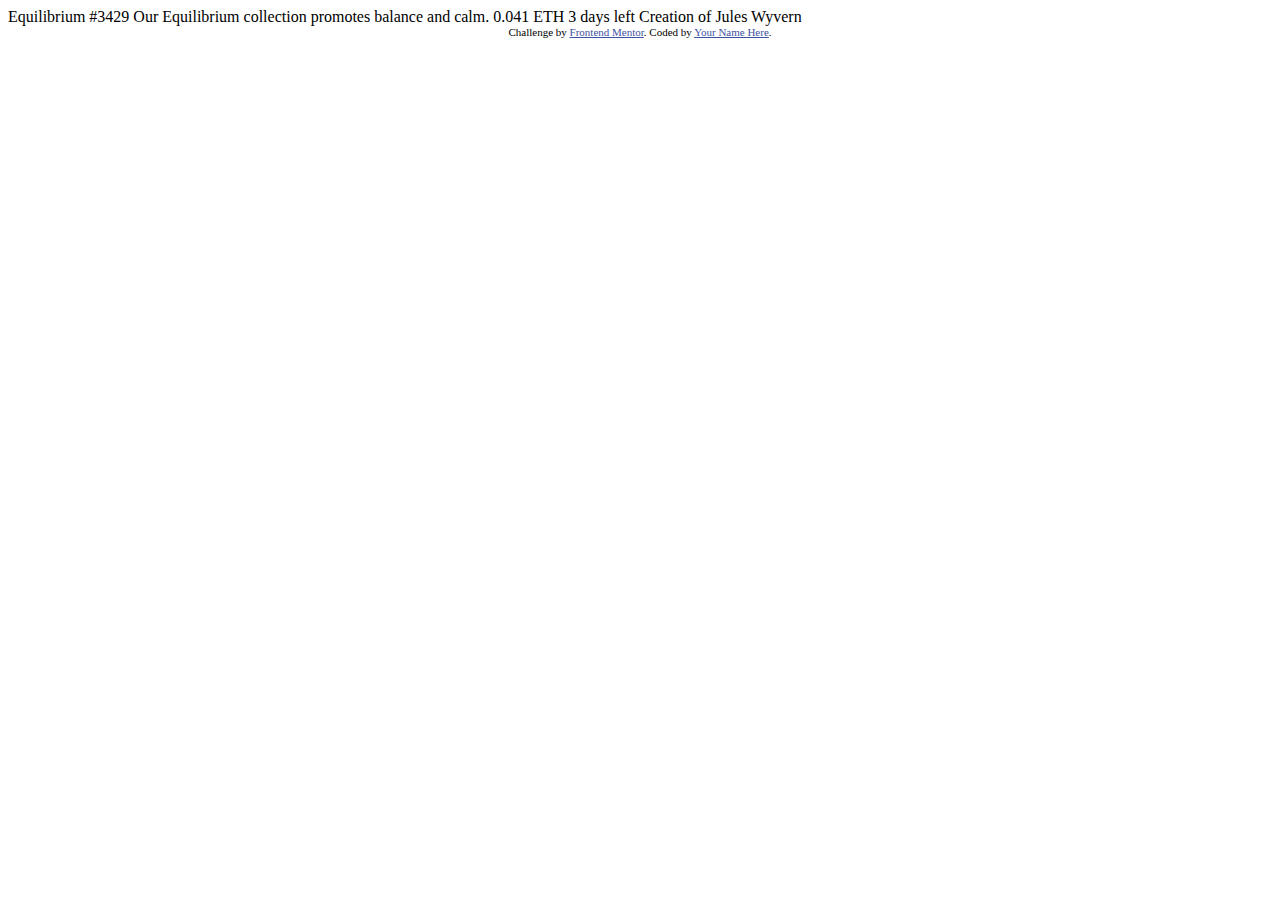
<file: day_2/дз/nft-preview-card-component-main/index.html>
<!DOCTYPE html>
<html lang="en">
<head>
  <meta charset="UTF-8">
  <meta name="viewport" content="width=device-width, initial-scale=1.0"> <!-- displays site properly based on user's device -->

  <link rel="icon" type="image/png" sizes="32x32" href="./images/favicon-32x32.png">
  
  <title>Frontend Mentor | NFT preview card component</title>

  <!-- Feel free to remove these styles or customise in your own stylesheet 👍 -->
  <style>
    .attribution { font-size: 11px; text-align: center; }
    .attribution a { color: hsl(228, 45%, 44%); }
  </style>
</head>
<body>

  Equilibrium #3429

  Our Equilibrium collection promotes balance and calm.

  0.041 ETH
  3 days left
  
  Creation of Jules Wyvern

  <div class="attribution">
    Challenge by <a href="https://www.frontendmentor.io?ref=challenge" target="_blank">Frontend Mentor</a>. 
    Coded by <a href="#">Your Name Here</a>.
  </div>
</body>
</html>
</file>
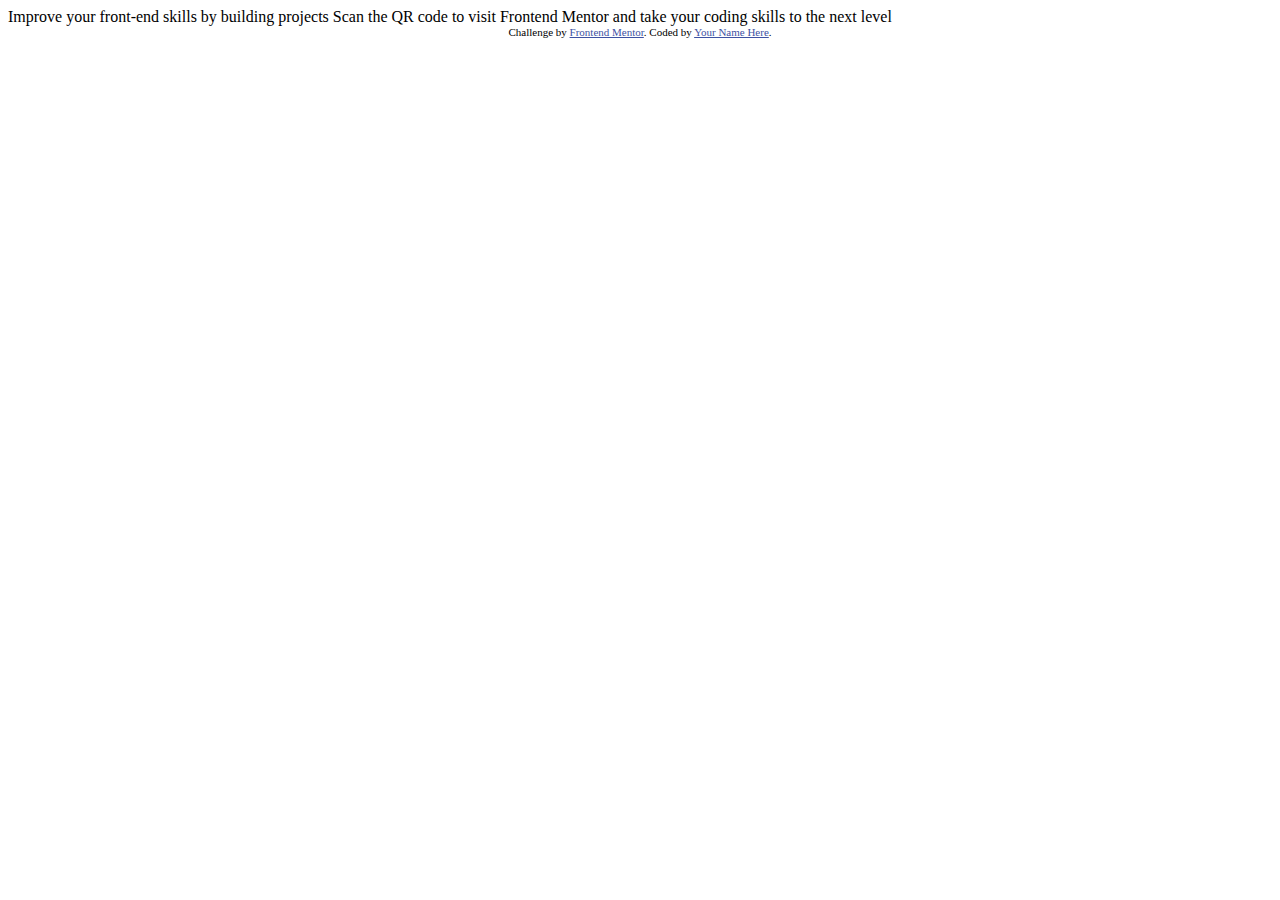
<file: day_2/дз/qr-code-component-main/index.html>
<!DOCTYPE html>
<html lang="en">
<head>
  <meta charset="UTF-8">
  <meta name="viewport" content="width=device-width, initial-scale=1.0"> <!-- displays site properly based on user's device -->

  <link rel="icon" type="image/png" sizes="32x32" href="./images/favicon-32x32.png">
  
  <title>Frontend Mentor | QR code component</title>

  <!-- Feel free to remove these styles or customise in your own stylesheet 👍 -->
  <style>
    .attribution { font-size: 11px; text-align: center; }
    .attribution a { color: hsl(228, 45%, 44%); }
  </style>
</head>
<body>

  Improve your front-end skills by building projects

  Scan the QR code to visit Frontend Mentor and take your coding skills to the next level
  
  <div class="attribution">
    Challenge by <a href="https://www.frontendmentor.io?ref=challenge" target="_blank">Frontend Mentor</a>. 
    Coded by <a href="#">Your Name Here</a>.
  </div>
</body>
</html>
</file>
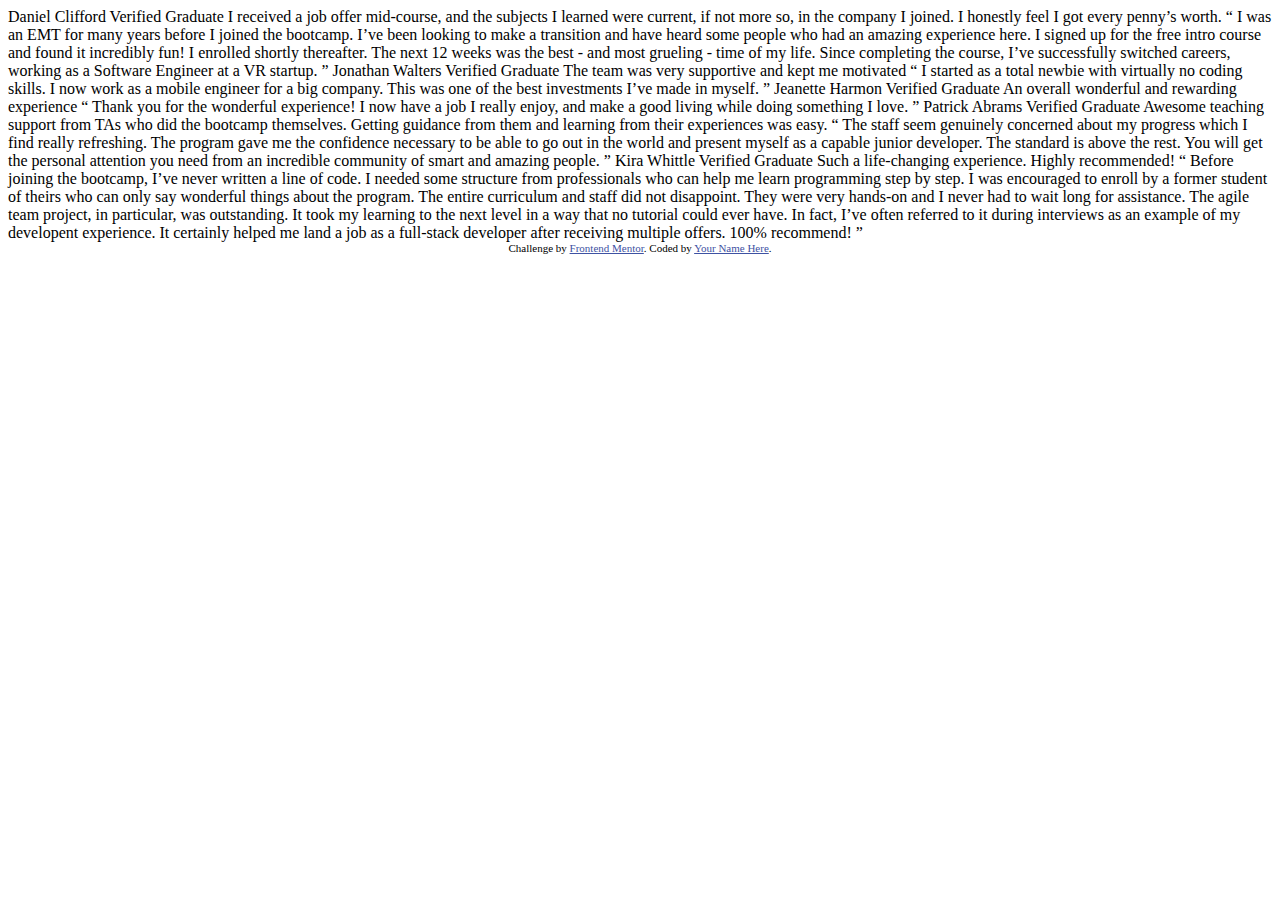
<file: day_3/дз/testimonials-grid-section-main/index.html>
<!DOCTYPE html>
<html lang="en">
<head>
  <meta charset="UTF-8">
  <meta name="viewport" content="width=device-width, initial-scale=1.0"> <!-- displays site properly based on user's device -->

  <link rel="icon" type="image/png" sizes="32x32" href="./images/favicon-32x32.png">
  
  <title>Frontend Mentor | [Challenge Name Here]</title>

  <!-- Feel free to remove these styles or customise in your own stylesheet 👍 -->
  <style>
    .attribution { font-size: 11px; text-align: center; }
    .attribution a { color: hsl(228, 45%, 44%); }
  </style>
</head>
<body>
  Daniel Clifford
  Verified Graduate

  I received a job offer mid-course, and the subjects I learned were current, if not more so, 
  in the company I joined. I honestly feel I got every penny’s worth.

  “ I was an EMT for many years before I joined the bootcamp. I’ve been looking to make a 
  transition and have heard some people who had an amazing experience here. I signed up 
  for the free intro course and found it incredibly fun! I enrolled shortly thereafter. 
  The next 12 weeks was the best - and most grueling - time of my life. Since completing 
  the course, I’ve successfully switched careers, working as a Software Engineer at a VR startup. ”

  Jonathan Walters
  Verified Graduate

  The team was very supportive and kept me motivated

  “ I started as a total newbie with virtually no coding skills. I now work as a mobile engineer 
  for a big company. This was one of the best investments I’ve made in myself. ”

  Jeanette Harmon
  Verified Graduate

  An overall wonderful and rewarding experience

  “ Thank you for the wonderful experience! I now have a job I really enjoy, and make a good living 
  while doing something I love. ”

  Patrick Abrams
  Verified Graduate

  Awesome teaching support from TAs who did the bootcamp themselves. Getting guidance from them and 
  learning from their experiences was easy.

  “ The staff seem genuinely concerned about my progress which I find really refreshing. The program 
  gave me the confidence necessary to be able to go out in the world and present myself as a capable 
  junior developer. The standard is above the rest. You will get the personal attention you need from 
  an incredible community of smart and amazing people. ”

  Kira Whittle
  Verified Graduate

  Such a life-changing experience. Highly recommended!

  “ Before joining the bootcamp, I’ve never written a line of code. I needed some structure from 
  professionals who can help me learn programming step by step. I was encouraged to enroll by a former 
  student of theirs who can only say wonderful things about the program. The entire curriculum and staff 
  did not disappoint. They were very hands-on and I never had to wait long for assistance. The agile team 
  project, in particular, was outstanding. It took my learning to the next level in a way that no tutorial 
  could ever have. In fact, I’ve often referred to it during interviews as an example of my developent 
  experience. It certainly helped me land a job as a full-stack developer after receiving multiple offers. 
  100% recommend! ”
  
  <div class="attribution">
    Challenge by <a href="https://www.frontendmentor.io?ref=challenge" target="_blank">Frontend Mentor</a>. 
    Coded by <a href="#">Your Name Here</a>.
  </div>
</body>
</html>
</file>
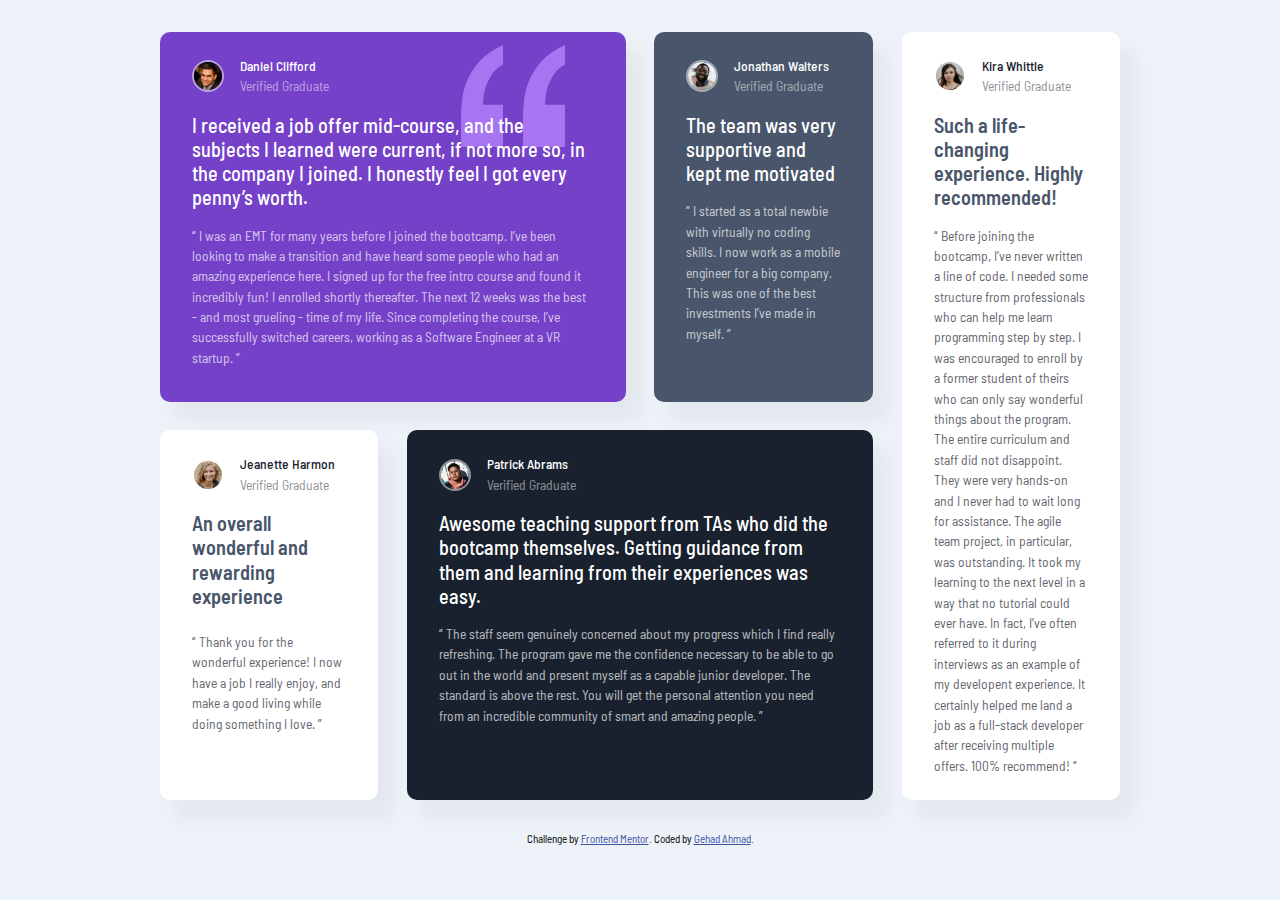
<file: day_3/дз/testimonials-grid-section-main_done/index.html>
<!DOCTYPE html>
<html lang="en">
<head>
  <meta charset="UTF-8">
  <meta name="viewport" content="width=device-width, initial-scale=1.0"> <!-- displays site properly based on user's device -->

  <link rel="icon" type="image/png" sizes="32x32" href="./images/favicon-32x32.png">
  <link rel="stylesheet" href="css/style.css">
  
  <title>Frontend Mentor | [Challenge Name Here]</title>
</head>
<body>
  <main>
    <div class="container">
      <div class="card">
        <img class="icon" src="images/bg-pattern-quotation.svg" alt="graphics for quatation mark">
        <div class="info">
          <img class="profile" src="images/image-daniel.jpg" alt="profile picture">
          <div class="name">
            <p>Daniel Clifford</p>
            <p>Verified Graduate</p>
          </div>
        </div>
        <div class="content">
          <h2>
            I received a job offer mid-course, and the subjects I learned were current, if not more so, 
            in the company I joined. I honestly feel I got every penny’s worth.
          </h2>
          <p>
            “ I was an EMT for many years before I joined the bootcamp. I’ve been looking to make a 
              transition and have heard some people who had an amazing experience here. I signed up 
              for the free intro course and found it incredibly fun! I enrolled shortly thereafter. 
              The next 12 weeks was the best - and most grueling - time of my life. Since completing 
              the course, I’ve successfully switched careers, working as a Software Engineer at a VR startup. ”
          </p>
        </div>
      </div>

      <div class="card">
        <div class="info">
          <img class="profile" src="images/image-jonathan.jpg" alt="profile picture">
          <div class="name">
            <p>Jonathan Walters</p>
            <p>Verified Graduate</p>
          </div>
        </div>
        <div class="content">
          <h2>The team was very supportive and kept me motivated</h2>
          <p>
            “ I started as a total newbie with virtually no coding skills. I now work as a mobile engineer 
            for a big company. This was one of the best investments I’ve made in myself. ”
          </p>
        </div>
      </div>

        <div class="card">
          <div class="info">
            <img class="profile" src="images/image-jeanette.jpg" alt="profile picture">
            <div class="name">
              <p>Jeanette Harmon</p>
              <p>Verified Graduate</p>
            </div>
          </div>
          <div class="content">
            <h2>An overall wonderful and rewarding experience</h2>
            <p>
              “ Thank you for the wonderful experience! I now have a job I really enjoy, and make a good living 
              while doing something I love. ”
            </p>
          </div>
        </div>

        <div class="card">
          <div class="info">
            <img class="profile" src="images/image-patrick.jpg" alt="profile picture">
            <div class="name">
              <p>Patrick Abrams</p>
              <p>Verified Graduate</p>
            </div>
          </div>
          <div class="content">
            <h2>
              Awesome teaching support from TAs who did the bootcamp themselves. Getting guidance from them and 
              learning from their experiences was easy.
            </h2>
            <p>
              “ The staff seem genuinely concerned about my progress which I find really refreshing. The program 
              gave me the confidence necessary to be able to go out in the world and present myself as a capable 
              junior developer. The standard is above the rest. You will get the personal attention you need from 
              an incredible community of smart and amazing people. ”
            </p>
          </div>
        </div>

        <div class="card">
          <div class="info">
            <img class="profile" src="images/image-kira.jpg" alt="profile picture">
            <div class="name">
              <p>Kira Whittle</p>
              <p>Verified Graduate</p>
            </div>
          </div>
          <div class="content">
            <h2>Such a life-changing experience. Highly recommended!</h2>
            <p>
              “ Before joining the bootcamp, I’ve never written a line of code. I needed some structure from 
              professionals who can help me learn programming step by step. I was encouraged to enroll by a former 
              student of theirs who can only say wonderful things about the program. The entire curriculum and staff 
              did not disappoint. They were very hands-on and I never had to wait long for assistance. The agile team 
              project, in particular, was outstanding. It took my learning to the next level in a way that no tutorial 
              could ever have. In fact, I’ve often referred to it during interviews as an example of my developent 
              experience. It certainly helped me land a job as a full-stack developer after receiving multiple offers. 
              100% recommend! ”
            </p>
          </div>
        </div>
      </div>
    </div>

    <footer>
      <div class="attribution">
        Challenge by <a href="https://www.frontendmentor.io?ref=challenge" target="_blank">Frontend Mentor</a>. 
        Coded by <a href="https://github.com/Gehad28">Gehad Ahmad</a>.
      </div>
    </footer>
  </main>
</body>
</html>
</file>
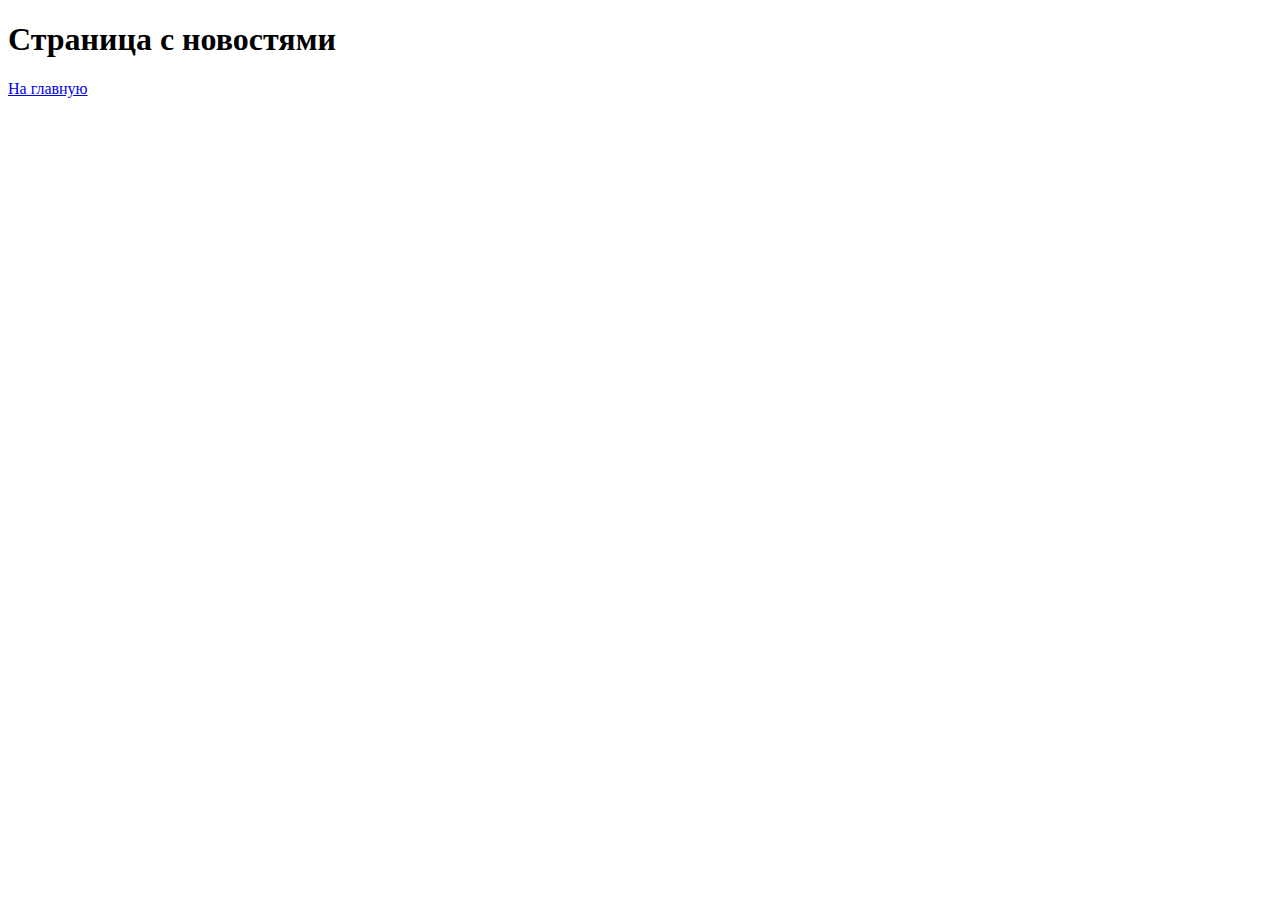
<file: day_1/news.html>
<!DOCTYPE html>
<html lang="en">
<head>
    <meta charset="UTF-8">
    <meta name="viewport" content="width=device-width, initial-scale=1.0">
    <title>Новости</title>
</head>
<body>
    <h1>Страница с новостями</h1>
    <a href="index.html">На главную</a>
</body>
</html>
</file>
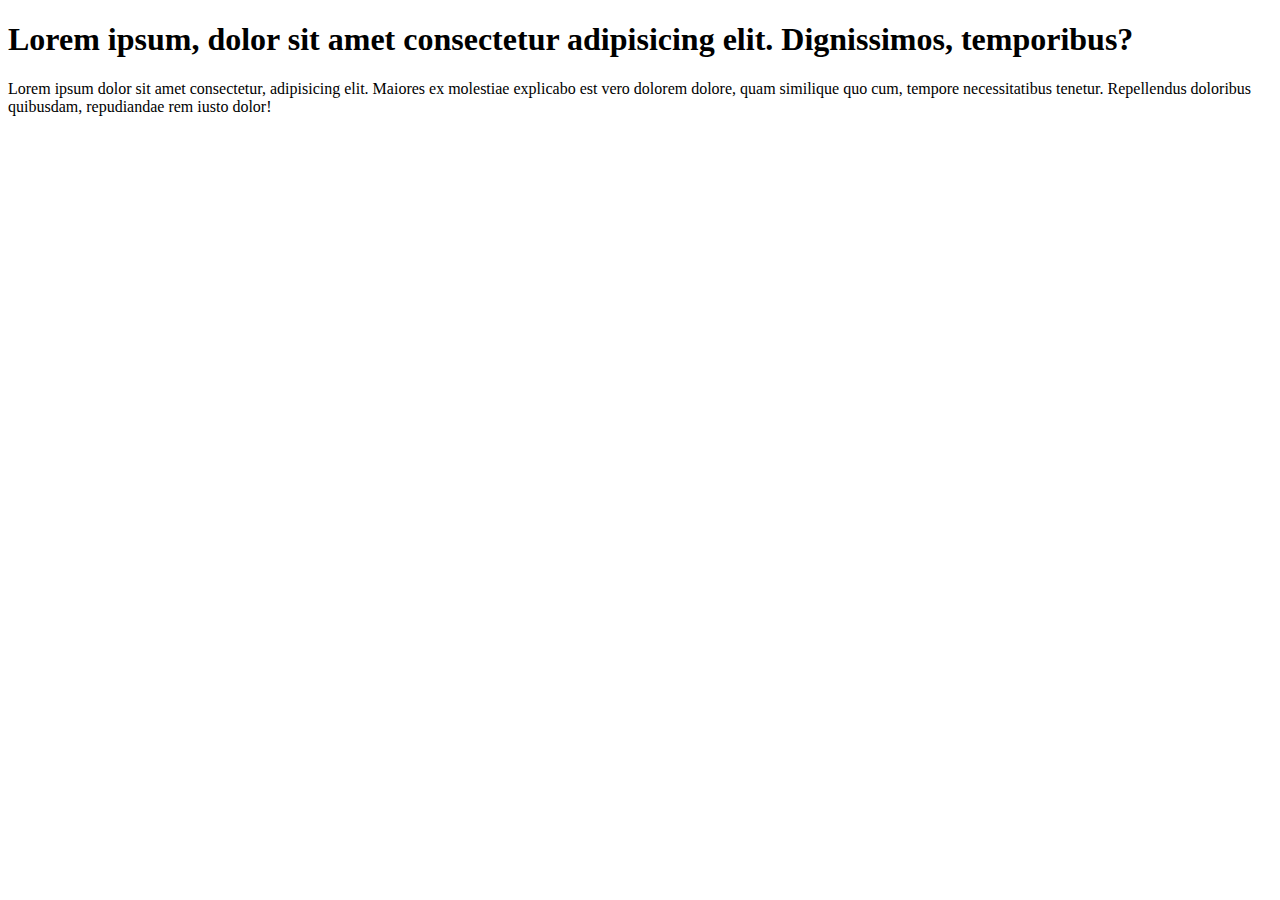
<file: day_3/iframe.html>
<!DOCTYPE html>
<html lang="en">
<head>
    <meta charset="UTF-8">
    <meta name="viewport" content="width=device-width, initial-scale=1.0">
    <title>Document</title>
</head>
<body>
    <h1>Lorem ipsum, dolor sit amet consectetur adipisicing elit. Dignissimos, temporibus?</h1>
    <p>Lorem ipsum dolor sit amet consectetur, adipisicing elit. Maiores ex molestiae explicabo est vero dolorem dolore, quam similique quo cum, tempore necessitatibus tenetur. Repellendus doloribus quibusdam, repudiandae rem iusto dolor!</p>
</body>
</html>
</file>
<file: day_3/дз/testimonials-grid-section-main_done/css/style.css>
@import url('https://fonts.googleapis.com/css2?family=Barlow+Semi+Condensed:ital,wght@0,100;0,200;0,300;0,400;0,500;0,600;0,700;0,800;0,900;1,100;1,200;1,300;1,400;1,500;1,600;1,700;1,800;1,900&display=swap');

:root{
    --violet: hsl(263, 55%, 52%);
    --greyish-blue: hsl(217, 19%, 35%);
    --blackish-blue: hsl(219, 29%, 14%);
    --light-grey: hsl(0, 0%, 81%);
    --light-greyish-blue: hsl(210, 46%, 95%);
}

*{
    box-sizing: border-box;
    padding: 0;
    margin: 0;
}

body{
    font-family: "Barlow Semi Condensed", sans-serif;
    background-color: var(--light-greyish-blue);
}

.container{
    width: 75%;
    margin: 2rem auto;
    display: grid;
    grid-template-columns: repeat(4, 1fr);
    grid-template-rows: 1fr 1fr;
    gap: 1.8rem;
}

.card{
    border-radius: 10px;
    padding: 1.5rem 2rem;
    color: white;
    z-index: -1;
    box-shadow: 15px 18px 15px rgba(151, 150, 150, 0.1);
}

.info{
    display: flex;
    align-items: center;
    gap: 1rem;
}

.card .profile{
    border-radius: 50%;
    width: 2rem;
    border: 2px solid rgba(255, 255, 255, 0.5);
}

h2{
    font-size: 1.26rem;
    font-weight: 500;
    line-height: 1.2;
    margin: 1rem 0;
    z-index: 1;
}

p{
    font-size: 0.85rem;
    line-height: 1.5;
}

.name p:first-child{
    font-weight: 500;
    opacity: 1;
}

.name p:last-child{
    opacity: 0.5;
    position: relative;
}

.icon{
    position: absolute;
    top: 5%;
    left: 36%;
    z-index: -1;
}

.content p{
    opacity: 0.7;
}

.card:first-child{
    grid-column: 1/3;
    grid-row: 1/2;
    background-color: var(--violet);
}

.card:nth-child(2){
    grid-column: 3/4;
    grid-row: 1/2;
    background-color: var(--greyish-blue);
}

.card:nth-child(3){
    grid-column: 1/2;
    grid-row: 2/3;
    background-color: white;
}

.card:nth-child(3) h2{
    padding-right: 0.3rem;
    margin-bottom: 1.5rem;
}

.card:nth-child(4){
    grid-column: 2/4;
    grid-row: 2/3;
    background-color: var(--blackish-blue);
}

.card:last-child{
    grid-column: 4/5;
    grid-row: 1/3;
    background-color: white;
}

.card:nth-child(3) p, .card:last-child p{
    color: var(--blackish-blue);
}

.card:nth-child(3) p:first-child, .card:last-child p:first-child{
    font-weight: 500;
}

.card:nth-child(3) h2, .card:last-child h2{
    color: var(--greyish-blue);
    font-weight: 600;
}

.attribution{ 
    font-size: 11px; 
    text-align: center; 
}

.attribution a{ 
    color: hsl(228, 45%, 44%); 
}

@media (max-width: 380px){
    .container{
        display: block;
        width: 86%;
    }

    .card{
        margin-bottom: 2rem;
        position: relative;
    }

    .icon{
        top: 0;
        left: 61%;
    }
}
</file>
